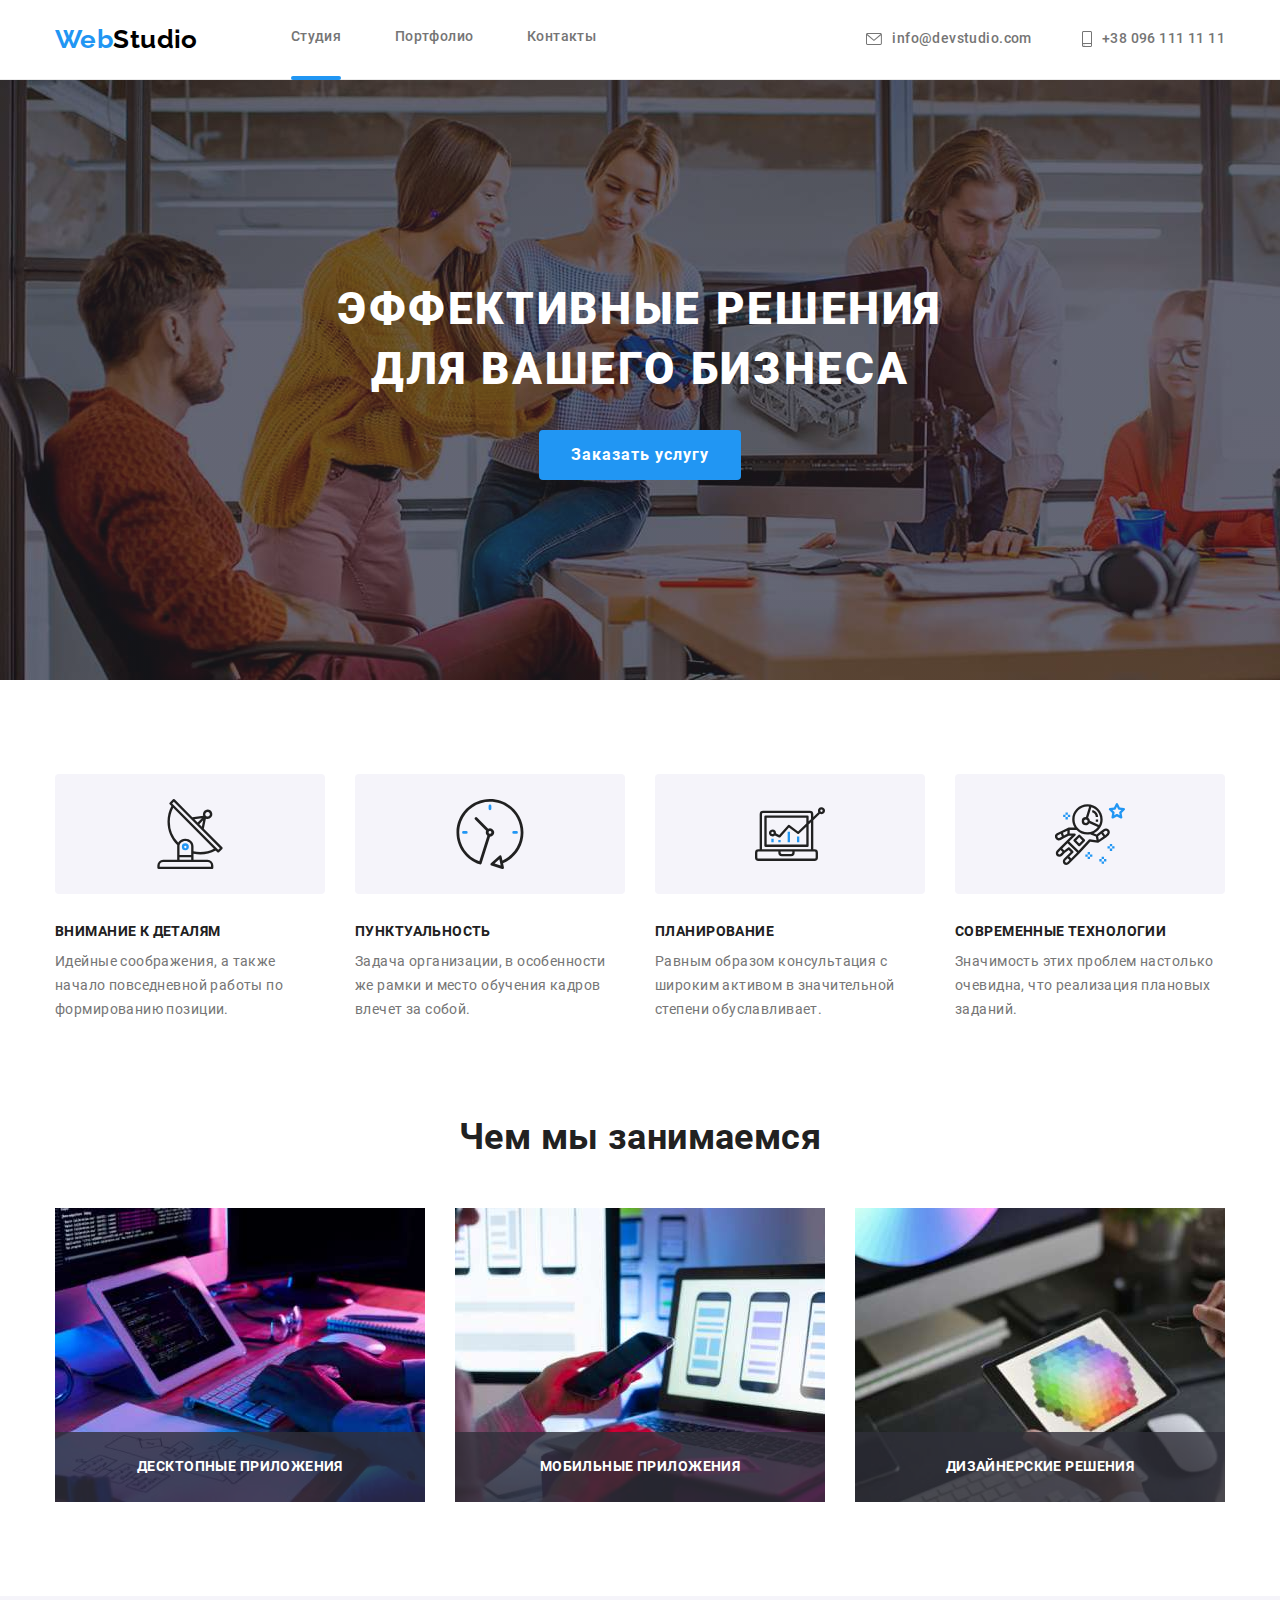
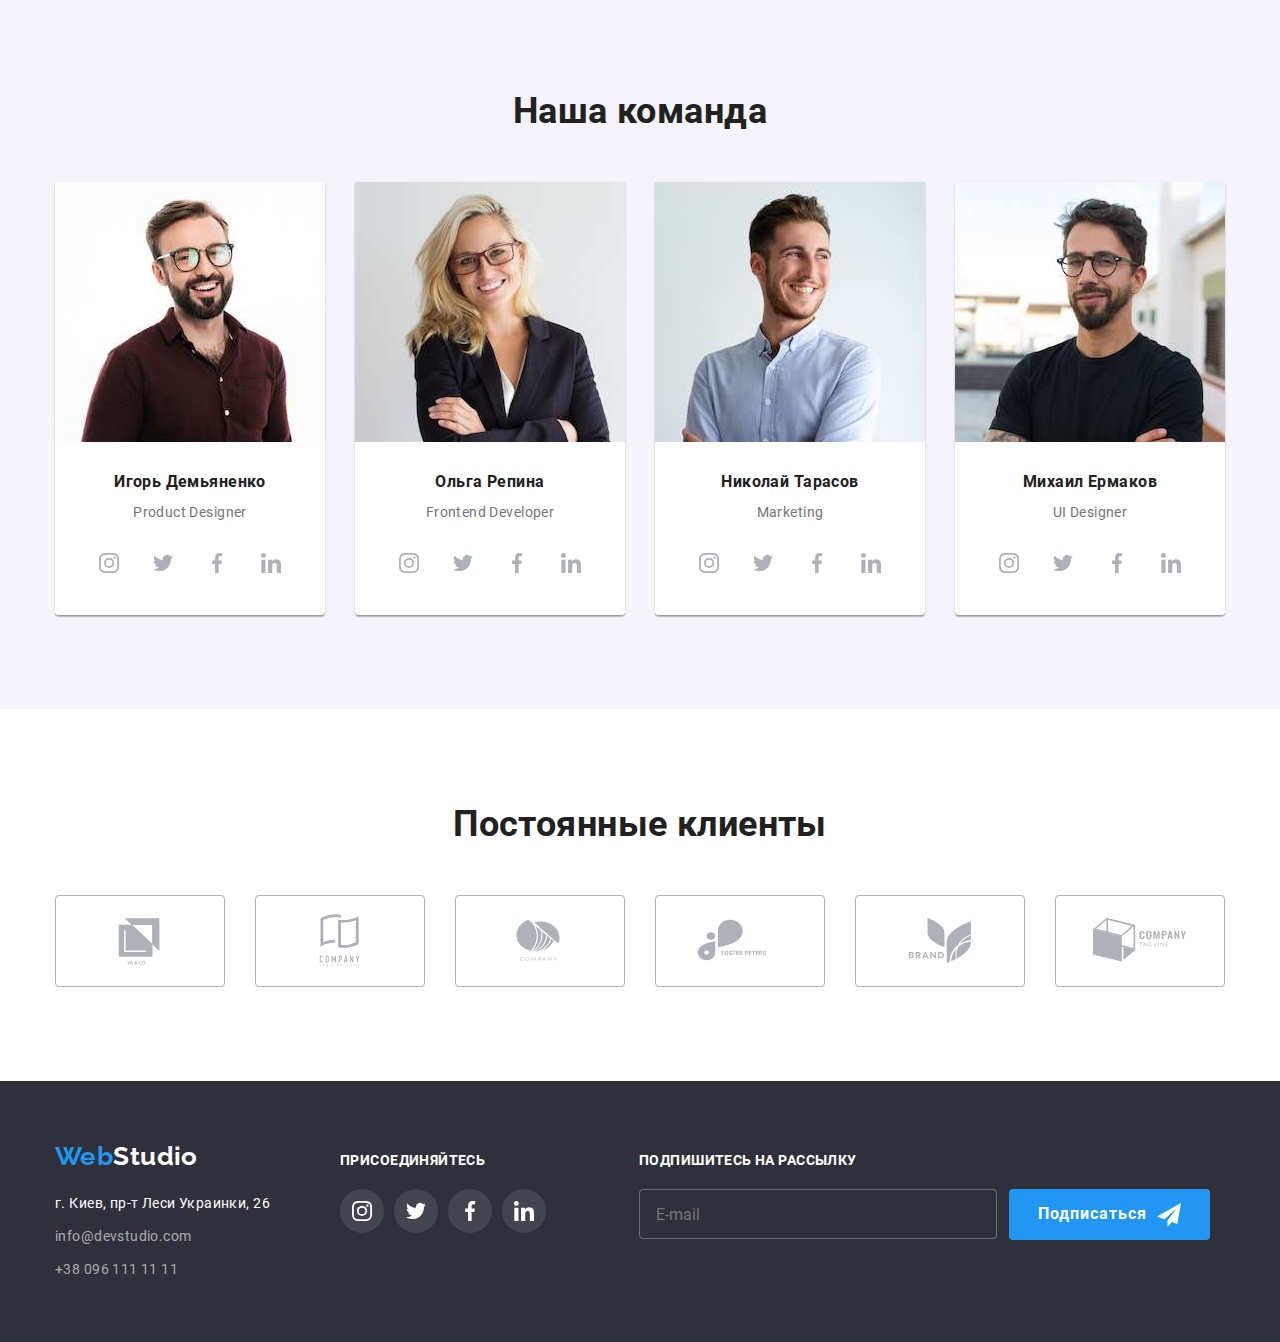
<file: index.html>
<!DOCTYPE html>
<html lang="ru">
  <head>
    <meta charset="UTF-8" />
    <meta http-equiv="X-UA-Compatible" content="IE=edge" />
    <meta name="viewport" content="width=device-width, initial-scale=1.0" />
    <title>WebStudio: студия веб-разработки</title>
    <link
      rel="stylesheet"
      href="https://cdnjs.cloudflare.com/ajax/libs/modern-normalize/1.0.0/modern-normalize.min.css"
    />
    <link rel="stylesheet" href="./css/main.min.css" />
  </head>
  <body>
    <header class="page-header">
      <div class="page-header__header">
        <nav class="page-header__navigation">
          <a href="index.html" class="logo"
            >Web<span class="logo__highlight">Studio</span></a
          >

          <ul class="site-nav">
            <li class="site-nav__menu-item">
              <a href="index.html" class="site-nav__anchor--active">Студия</a>
            </li>
            <li class="site-nav__menu-item">
              <a href="portfolio.html" class="site-nav__anchor">Портфолио</a>
            </li>
            <li class="site-nav__menu-item">
              <a href="" class="site-nav__anchor">Контакты</a>
            </li>
          </ul>
        </nav>
        <ul class="auth-nav">
          <li class="auth-nav__menu-item">
            <a href="mailto:info@devstudio.com" class="auth-nav__anchor">
              <svg class="auth-nav__button-icon" width="16" height="12">
                <use href="./images/icons.svg#icon-envelope" />
              </svg>
              info@devstudio.com</a
            >
          </li>
          <li class="auth-nav__menu-item">
            <a href="tel:+380961111111" class="auth-nav__anchor">
              <svg class="auth-nav__button-icon" width="10" height="16">
                <use href="./images/icons.svg#icon-smartphone" />
              </svg>
              +38 096 111 11 11</a
            >
          </li>
        </ul>
      </div>
    </header>

    <main>
      <!-- Hero section -->
      <section class="hero">
        <div class="hero__full-width">
          <h1 class="hero__main-header">
            Эффективные решения для вашего бизнеса
          </h1>
          <button type="button" class="modal-btn" data-modal-open>
            Заказать услугу
          </button>
        </div>
      </section>

      <!-- Our benefits section -->
      <section class="our-benefits">
        <div class="our-benefits__container">
          <h2 class="our-benefits__secondary-header">Наши преимущества</h2>
          <ul class="our-benefits__list">
            <li class="benefit-item">
              <div class="benefit-item__icon-container">
                <svg width="70" height="70">
                  <use href="./images/icons.svg#icon-antenna"></use>
                </svg>
              </div>
              <h3 class="benefit-item__caption">Внимание к деталям</h3>
              <p>
                Идейные соображения, а также начало повседневной работы по
                формированию позиции.
              </p>
            </li>
            <li class="benefit-item">
              <div class="benefit-item__icon-container">
                <svg width="70" height="70">
                  <use href="./images/icons.svg#icon-clock"></use>
                </svg>
              </div>
              <h3 class="benefit-item__caption">Пунктуальность</h3>
              <p>
                Задача организации, в особенности же рамки и место обучения
                кадров влечет за собой.
              </p>
            </li>
            <li class="benefit-item">
              <div class="benefit-item__icon-container">
                <svg width="70" height="70">
                  <use href="./images/icons.svg#icon-diagram"></use>
                </svg>
              </div>
              <h3 class="benefit-item__caption">Планирование</h3>
              <p>
                Равным образом консультация с широким активом в значительной
                степени обуславливает.
              </p>
            </li>
            <li class="benefit-item">
              <div class="benefit-item__icon-container">
                <svg width="70" height="70">
                  <use href="./images/icons.svg#icon-astronaut"></use>
                </svg>
              </div>
              <h3 class="benefit-item__caption">Современные технологии</h3>
              <p>
                Значимость этих проблем настолько очевидна, что реализация
                плановых заданий.
              </p>
            </li>
          </ul>
        </div>
      </section>

      <!-- What we do section -->
      <section class="our-expertise">
        <div class="our-expertise__container">
          <h2 class="our-expertise__secondary-header">Чем мы занимаемся</h2>
          <ul class="our-expertise__list">
            <li class="our-expertise-item">
              <div class="our-expertise-item__img-wrapper">
                <img
                  src="./images/close-up-image-programer-working-his-desk-office_1098-18707.jpg"
                  alt="Программирование"
                  width="370"
                />
                <p class="our-expertise-item__overlay">Десктопные приложения</p>
              </div>
            </li>
            <li class="our-expertise-item">
              <div class="our-expertise-item__img-wrapper">
                <img
                  src="./images/web-ui-designers-are-developing-application-smartphones-team-creators-is-working-interface-mobile-phones_8119-2713.jpg"
                  alt="UI дизайн"
                  width="370"
                />
                <p class="our-expertise-item__overlay">Мобильные приложения</p>
              </div>
            </li>
            <li class="our-expertise-item">
              <div class="our-expertise-item__img-wrapper">
                <img
                  src="./images/creative-artist-web-design-with-working-colour-selection-graphic-tablet_35674-1119.jpg"
                  alt="Веб-дизайн"
                  width="370"
                />
                <p class="our-expertise-item__overlay">Дизайнерские решения</p>
              </div>
            </li>
          </ul>
        </div>
      </section>

      <!-- Our team section -->
      <section class="our-team">
        <div class="our-team__container">
          <h2 class="our-team__secondary-header">Наша команда</h2>
          <ul class="our-team__list">
            <li class="our-team-card">
              <img
                src="./images/igor-demianenko-photo.jpg"
                alt="Дизайнер продукта"
                width="270"
              />
              <div class="person-caption">
                <h3 class="person-caption__name">Игорь Демьяненко</h3>
                <p class="person-caption__position">Product Designer</p>
                <ul class="social-media">
                  <li class="social-media__item">
                    <a href="#" class="social-media__icon">
                      <svg class="social-media__logo" width="20" height="20">
                        <use href="./images/icons.svg#icon-instagram" />
                      </svg>
                    </a>
                  </li>
                  <li class="social-media__item">
                    <a href="#" class="social-media__icon">
                      <svg class="social-media__logo" width="20" height="20">
                        <use href="./images/icons.svg#icon-twitter" />
                      </svg>
                    </a>
                  </li>
                  <li class="social-media__item">
                    <a href="#" class="social-media__icon">
                      <svg class="social-media__logo" width="20" height="20">
                        <use href="./images/icons.svg#icon-facebook" />
                      </svg>
                    </a>
                  </li>
                  <li class="social-media__item">
                    <a href="#" class="social-media__icon">
                      <svg class="social-media__logo" width="20" height="20">
                        <use href="./images/icons.svg#icon-linkedin" />
                      </svg>
                    </a>
                  </li>
                </ul>
              </div>
            </li>
            <li class="our-team-card">
              <img
                src="./images/olga-repina-photo.jpg"
                alt="Разработчик"
                width="270"
              />
              <div class="person-caption">
                <h3 class="person-caption__name">Ольга Репина</h3>
                <p class="person-caption__position">Frontend Developer</p>
                <ul class="social-media">
                  <li class="social-media__item">
                    <a href="#" class="social-media__icon">
                      <svg class="social-media__logo" width="20" height="20">
                        <use href="./images/icons.svg#icon-instagram" />
                      </svg>
                    </a>
                  </li>
                  <li class="social-media__item">
                    <a href="#" class="social-media__icon">
                      <svg class="social-media__logo" width="20" height="20">
                        <use href="./images/icons.svg#icon-twitter" />
                      </svg>
                    </a>
                  </li>
                  <li class="social-media__item">
                    <a href="#" class="social-media__icon">
                      <svg class="social-media__logo" width="20" height="20">
                        <use href="./images/icons.svg#icon-facebook" />
                      </svg>
                    </a>
                  </li>
                  <li class="social-media__item">
                    <a href="#" class="social-media__icon">
                      <svg class="social-media__logo" width="20" height="20">
                        <use href="./images/icons.svg#icon-linkedin" />
                      </svg>
                    </a>
                  </li>
                </ul>
              </div>
            </li>
            <li class="our-team-card">
              <img
                src="./images/nikolai-tarasov-photo.jpg"
                alt="Специалист по маркетингу"
                width="270"
              />
              <div class="person-caption">
                <h3 class="person-caption__name">Николай Тарасов</h3>
                <p class="person-caption__position">Marketing</p>
                <ul class="social-media">
                  <li class="social-media__item">
                    <a href="#" class="social-media__icon">
                      <svg class="social-media__logo" width="20" height="20">
                        <use href="./images/icons.svg#icon-instagram" />
                      </svg>
                    </a>
                  </li>
                  <li class="social-media__item">
                    <a href="#" class="social-media__icon">
                      <svg class="social-media__logo" width="20" height="20">
                        <use href="./images/icons.svg#icon-twitter" />
                      </svg>
                    </a>
                  </li>
                  <li class="social-media__item">
                    <a href="#" class="social-media__icon">
                      <svg class="social-media__logo" width="20" height="20">
                        <use href="./images/icons.svg#icon-facebook" />
                      </svg>
                    </a>
                  </li>
                  <li class="social-media__item">
                    <a href="#" class="social-media__icon">
                      <svg class="social-media__logo" width="20" height="20">
                        <use href="./images/icons.svg#icon-linkedin" />
                      </svg>
                    </a>
                  </li>
                </ul>
              </div>
            </li>
            <li class="our-team-card">
              <img
                src="./images/mikhail-ermakov-photo.jpg"
                alt="UI дизайнер"
                width="270"
              />
              <div class="person-caption">
                <h3 class="person-caption__name">Михаил Ермаков</h3>
                <p class="person-caption__position">UI Designer</p>
                <ul class="social-media">
                  <li class="social-media__item">
                    <a href="#" class="social-media__icon">
                      <svg class="social-media__logo" width="20" height="20">
                        <use href="./images/icons.svg#icon-instagram" />
                      </svg>
                    </a>
                  </li>
                  <li class="social-media__item">
                    <a href="#" class="social-media__icon">
                      <svg class="social-media__logo" width="20" height="20">
                        <use href="./images/icons.svg#icon-twitter" />
                      </svg>
                    </a>
                  </li>
                  <li class="social-media__item">
                    <a href="#" class="social-media__icon">
                      <svg class="social-media__logo" width="20" height="20">
                        <use href="./images/icons.svg#icon-facebook" />
                      </svg>
                    </a>
                  </li>
                  <li class="social-media__item">
                    <a href="#" class="social-media__icon">
                      <svg class="social-media__logo" width="20" height="20">
                        <use href="./images/icons.svg#icon-linkedin" />
                      </svg>
                    </a>
                  </li>
                </ul>
              </div>
            </li>
          </ul>
        </div>
      </section>

      <!-- Our loyal clients section -->
      <section class="our-clients">
        <div class="our-clients__container">
          <h2 class="our-clients__secondary-header">Постоянные клиенты</h2>
          <ul class="our-clients__list">
            <li class="client-block">
              <a href="#" class="client-block__anchor">
                <svg class="client-block__logo" width="106" height="60">
                  <use href="./images/icons.svg#icon-client-logo-1" />
                </svg>
              </a>
            </li>
            <li class="client-block">
              <a href="#" class="client-block__anchor">
                <svg class="client-block__logo" width="106" height="60">
                  <use href="./images/icons.svg#icon-client-logo-2" />
                </svg>
              </a>
            </li>
            <li class="client-block">
              <a href="#" class="client-block__anchor">
                <svg class="client-block__logo" width="106" height="60">
                  <use href="./images/icons.svg#icon-client-logo-3" />
                </svg>
              </a>
            </li>
            <li class="client-block">
              <a href="#" class="client-block__anchor">
                <svg class="client-block__logo" width="106" height="60">
                  <use href="./images/icons.svg#icon-client-logo-4" />
                </svg>
              </a>
            </li>
            <li class="client-block">
              <a href="#" class="client-block__anchor">
                <svg class="client-block__logo" width="106" height="60">
                  <use href="./images/icons.svg#icon-client-logo-5" />
                </svg>
              </a>
            </li>
            <li class="client-block">
              <a href="#" class="client-block__anchor">
                <svg class="client-block__logo" width="106" height="60">
                  <use href="./images/icons.svg#icon-client-logo-6" />
                </svg>
              </a>
            </li>
          </ul>
        </div>
      </section>
    </main>

    <footer class="footer">
      <div class="footer__container">
        <div>
          <p class="logo logo--footer">
            Web<span class="logo__highlight--white">Studio</span>
          </p>
          <address class="footer__address">
            <ul class="contacts">
              <li class="contacts__item">г. Киев, пр-т Леси Украинки, 26</li>
              <li class="contacts__item">
                <a href="mailto:info@devstudio.com" class="contacts__anchor"
                  >info@devstudio.com</a
                >
              </li>
              <li class="contacts__item">
                <a href="tel:+380961111111" class="contacts__anchor"
                  >+38 096 111 11 11</a
                >
              </li>
            </ul>
          </address>
        </div>
        <div class="footer__social-media">
          <h3 class="footer__caption">Присоединяйтесь</h3>
          <ul class="footer__social-media-icons">
            <li class="social-media-item">
              <a href="#" class="social-media-item__icon">
                <svg class="social-media-item__logo" width="20" height="20">
                  <use href="./images/icons.svg#icon-instagram" />
                </svg>
              </a>
            </li>
            <li class="social-media-item">
              <a href="#" class="social-media-item__icon">
                <svg class="social-media-item__logo" width="20" height="20">
                  <use href="./images/icons.svg#icon-twitter" />
                </svg>
              </a>
            </li>
            <li class="social-media-item">
              <a href="#" class="social-media-item__icon">
                <svg class="social-media-item__logo" width="20" height="20">
                  <use href="./images/icons.svg#icon-facebook" />
                </svg>
              </a>
            </li>
            <li class="social-media-item">
              <a href="#" class="social-media-item__icon">
                <svg class="social-media-item__logo" width="20" height="20">
                  <use href="./images/icons.svg#icon-linkedin" />
                </svg>
              </a>
            </li>
          </ul>
        </div>
        <div class="footer__subscription">
          <h3 class="footer__caption">Подпишитесь на рассылку</h3>
          <form action="#" class="subscription-form">
            <input
              type="email"
              class="subscription-form__email-input-field"
              placeholder="E-mail"
            />
            <button type="submit" class="button button--subscribe">
              Подписаться
              <svg class="button__icon-send" width="24" height="24">
                <use href="./images/icons.svg#icon-send" />
              </svg>
            </button>
          </form>
        </div>
      </div>
    </footer>
    <aside class="backdrop is-hidden" data-modal>
      <div class="backdrop__modal-window">
        <button class="close-btn" data-modal-close>
          <svg class="close-btn__icon" width="30" height="30">
            <use href="./images/icons.svg#icon-close" />
          </svg>
        </button>
        <h2 class="secondary-header--modal">
          Оставьте свои данные, мы вам перезвоним
        </h2>
        <form action="#" class="contact-form">
          <div class="field-group">
            <label for="name" class="field-group__label">Имя</label>
            <input
              type="text"
              class="field-group__field"
              name="name"
              id="name"
            />
            <svg class="field-group__icon" width="18" height="18">
              <use href="./images/icons.svg#icon-person-black" />
            </svg>
          </div>
          <div class="field-group">
            <label for="telephone" class="field-group__label">Телефон</label>
            <input
              type="tel"
              class="field-group__field"
              name="telephone"
              id="telephone"
            />
            <svg class="field-group__icon" width="18" height="18">
              <use href="./images/icons.svg#icon-phone-black" />
            </svg>
          </div>
          <div class="field-group">
            <label for="email" class="field-group__label">Почта</label>
            <input
              type="email"
              class="field-group__field"
              name="email"
              id="email"
            />
            <svg class="field-group__icon" width="18" height="18">
              <use href="./images/icons.svg#icon-email-black" />
            </svg>
          </div>
          <div class="field-group">
            <label for="comment" class="field-group__label">Комментарий</label>
            <textarea
              class="field-group__field field-group__field--textarea"
              name="comment"
              rows="5"
              placeholder="Введите текст"
              id="comment"
            ></textarea>
          </div>
          <div class="consent-block">
            <input
              type="checkbox"
              class="consent-block__checkbox"
              name="consent"
              id="consent"
            />
            <label for="consent" class="consent-block__label"
              ><svg
                class="consent-block__checkbox-icon--default"
                width="16"
                height="15"
              >
                <use href="./images/icons.svg#icon-checkbox-default" />
              </svg>
              <svg
                class="consent-block__checkbox-icon--checked"
                width="16"
                height="15"
              >
                <use href="./images/icons.svg#icon-checkbox-checked" />
              </svg>
              <span class="consent-block__text">
                Соглашаюсь с рассылкой и принимаю
                <a href="#" class="consent-block__anchor">Условия договора</a>
              </span>
            </label>
          </div>
          <button type="submit" class="button button--modal modal-btn">
            Отправить
          </button>
        </form>
      </div>
    </aside>
    <script src="./js/modal.js"></script>
  </body>
</html>
</file>
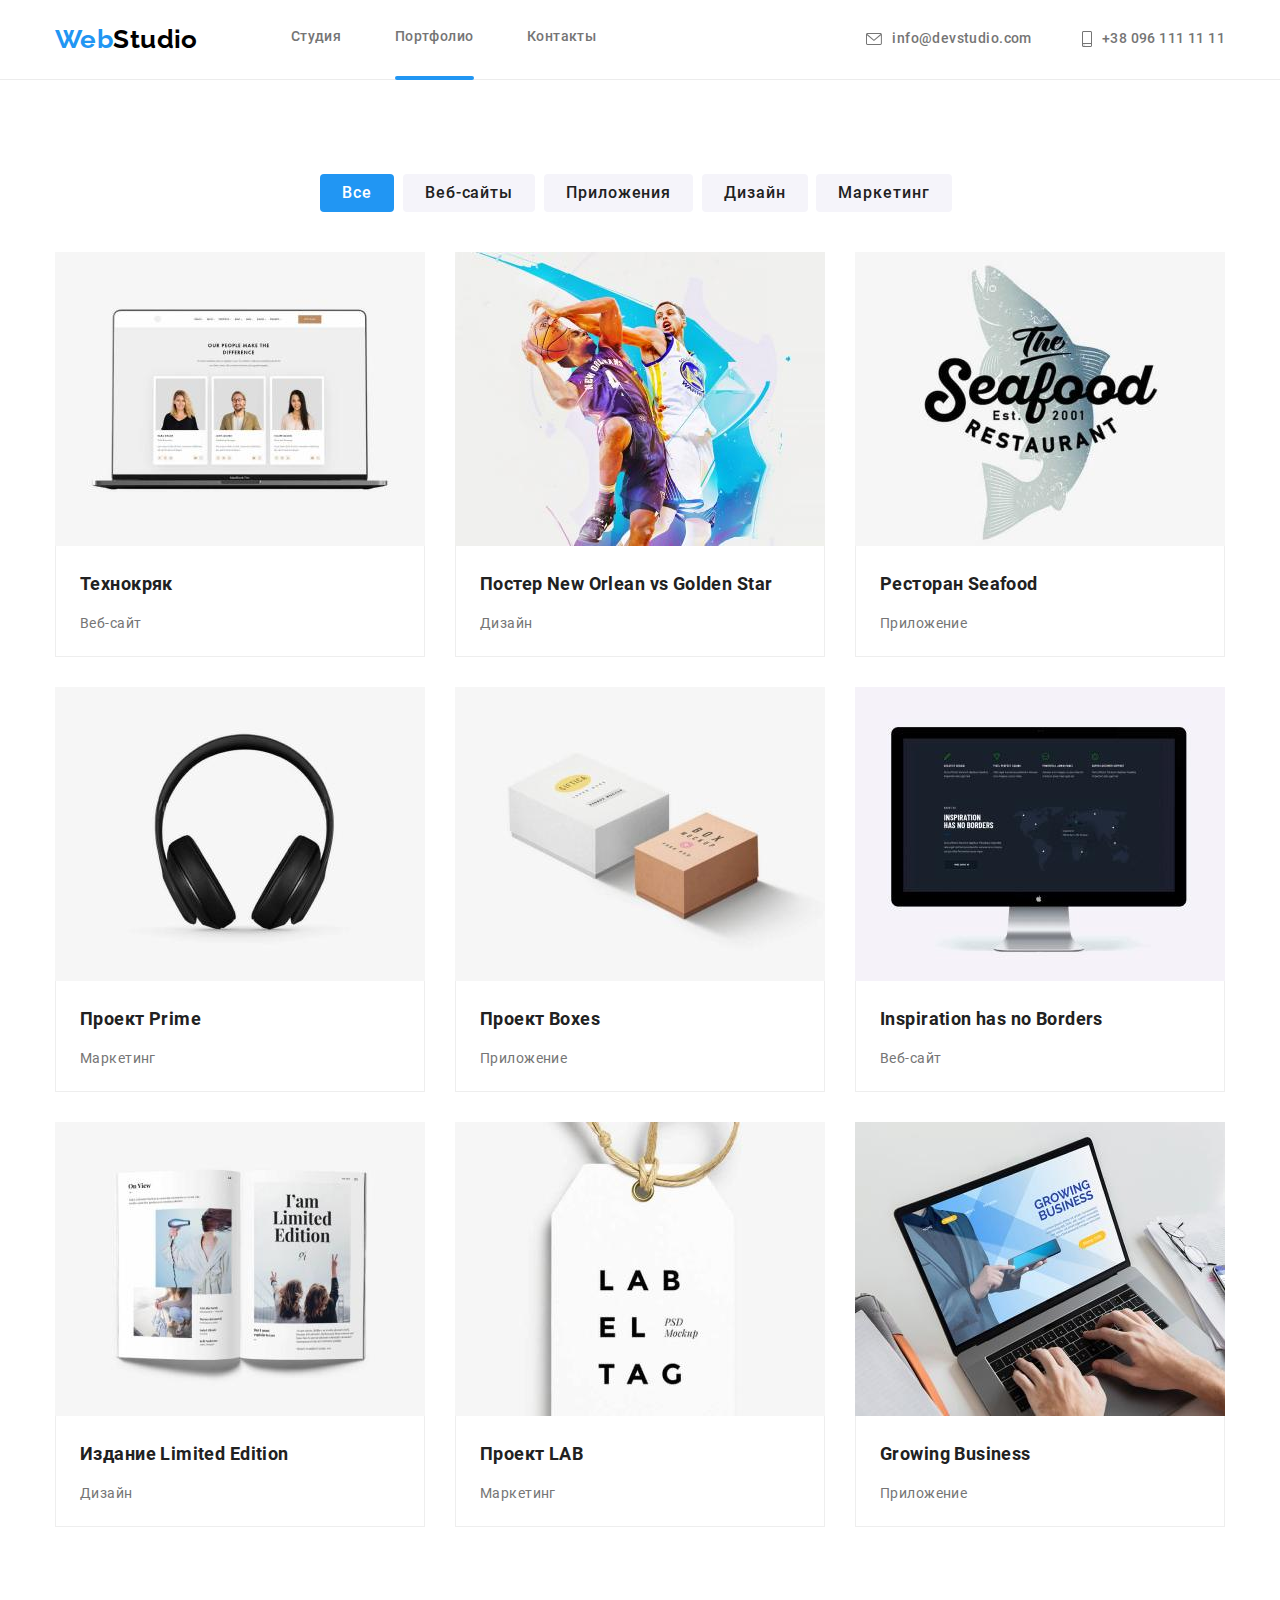
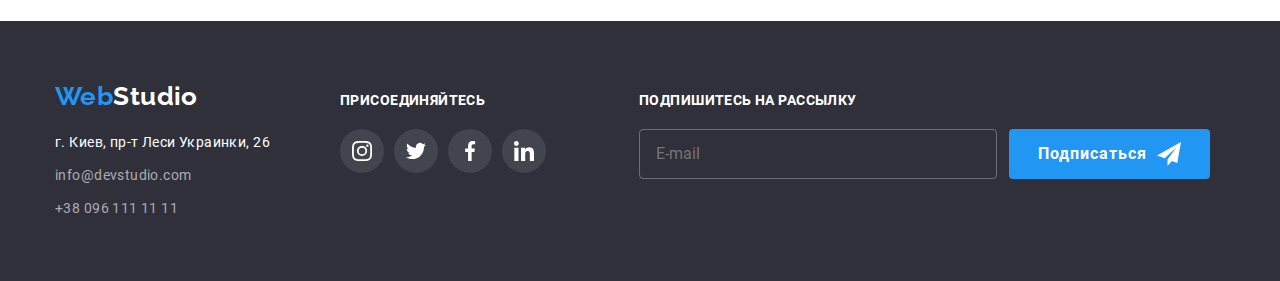
<file: portfolio.html>
<!DOCTYPE html>
<html lang="ru">
  <head>
    <meta charset="UTF-8" />
    <meta http-equiv="X-UA-Compatible" content="IE=edge" />
    <meta name="viewport" content="width=device-width, initial-scale=1.0" />
    <title>WebStudio: студия веб-разработки</title>
    <link
      rel="stylesheet"
      href="https://cdnjs.cloudflare.com/ajax/libs/modern-normalize/1.0.0/modern-normalize.min.css"
    />
    <link rel="stylesheet" href="./css/main.min.css" />
  </head>
  <body>
    <header class="page-header">
      <div class="page-header__header">
        <nav class="page-header__navigation">
          <a href="index.html" class="logo"
            >Web<span class="logo__highlight">Studio</span></a
          >

          <ul class="site-nav">
            <li class="site-nav__menu-item">
              <a href="index.html" class="site-nav__anchor">Студия</a>
            </li>
            <li class="site-nav__menu-item">
              <a href="portfolio.html" class="site-nav__anchor--active"
                >Портфолио</a
              >
            </li>
            <li class="site-nav__menu-item">
              <a href="" class="site-nav__anchor">Контакты</a>
            </li>
          </ul>
        </nav>
        <ul class="auth-nav">
          <li class="auth-nav__menu-item">
            <a href="mailto:info@devstudio.com" class="auth-nav__anchor">
              <svg class="auth-nav__button-icon" width="16" height="12">
                <use href="./images/icons.svg#icon-envelope" />
              </svg>
              info@devstudio.com</a
            >
          </li>
          <li class="auth-nav__menu-item">
            <a href="tel:+380961111111" class="auth-nav__anchor">
              <svg class="auth-nav__button-icon" width="10" height="16">
                <use href="./images/icons.svg#icon-smartphone" />
              </svg>
              +38 096 111 11 11</a
            >
          </li>
        </ul>
      </div>
    </header>

    <main>
      <!--Portfolio section-->
      <section class="portfolio">
        <div class="portfolio__container">
          <h1 class="portfolio__main-header">Our Projects Portfolio</h1>
          <ul class="filters-list">
            <li class="filters-list__item">
              <button
                type="button"
                class="button button--filter button--filter-active"
              >
                Все
              </button>
            </li>
            <li class="filters-list__item">
              <button type="button" class="button button--filter">
                Веб-сайты
              </button>
            </li>
            <li class="filters-list__item">
              <button type="button" class="button button--filter">
                Приложения
              </button>
            </li>
            <li class="filters-list__item">
              <button type="button" class="button button--filter">
                Дизайн
              </button>
            </li>
            <li class="filters-list__item">
              <button type="button" class="button button--filter">
                Маркетинг
              </button>
            </li>
          </ul>
          <ul class="project-thumbnails">
            <li class="project-thumbnails__item">
              <a href="" class="thumbnail-link">
                <div class="thumbnail-link__wrapper">
                  <img
                    src="./images/technokryak.jpg"
                    alt="Сайт Технокряк"
                    width="370"
                  />
                  <p class="thumbnail-link__overlay">
                    Технокряк это современная площадка распространения
                    коронавируса. Компании используют эту платформу для
                    цифрового шпионажа и атак на защищённые сервера конкурентов.
                  </p>
                </div>
                <div class="thumbnail-link__project-caption">
                  <h2 class="thumbnail-link__project-name">Технокряк</h2>
                  <p>Веб-сайт</p>
                </div>
              </a>
            </li>
            <li class="project-thumbnails__item">
              <a href="" class="thumbnail-link">
                <div class="thumbnail-link__wrapper">
                  <img
                    src="./images/poster.jpg"
                    alt="Постер баскетбольного матча"
                    width="370"
                  />
                  <p class="thumbnail-link__overlay">
                    Lorem ipsum dolor sit amet, consectetur adipiscing elit, sed
                    do eiusmod tempor incididunt ut labore et dolore magna
                    aliqua.
                  </p>
                </div>
                <div class="thumbnail-link__project-caption">
                  <h2 class="thumbnail-link__project-name">
                    Постер New Orlean vs Golden Star
                  </h2>
                  <p>Дизайн</p>
                </div>
              </a>
            </li>
            <li class="project-thumbnails__item">
              <a href="" class="thumbnail-link">
                <div class="thumbnail-link__wrapper">
                  <img
                    src="./images/seafood.jpg"
                    alt="Ресторан Seafood"
                    width="370"
                  />
                  <p class="thumbnail-link__overlay">
                    Lorem ipsum dolor sit amet, consectetur adipiscing elit, sed
                    do eiusmod tempor incididunt ut labore et dolore magna
                    aliqua.
                  </p>
                </div>
                <div class="thumbnail-link__project-caption">
                  <h2 class="thumbnail-link__project-name">Ресторан Seafood</h2>
                  <p>Приложение</p>
                </div>
              </a>
            </li>
            <li class="project-thumbnails__item">
              <a href="" class="thumbnail-link">
                <div class="thumbnail-link__wrapper">
                  <img
                    src="./images/prime.jpg"
                    alt="Проект Prime"
                    width="370"
                  />
                  <p class="thumbnail-link__overlay">
                    Lorem ipsum dolor sit amet, consectetur adipiscing elit, sed
                    do eiusmod tempor incididunt ut labore et dolore magna
                    aliqua.
                  </p>
                </div>
                <div class="thumbnail-link__project-caption">
                  <h2 class="thumbnail-link__project-name">Проект Prime</h2>
                  <p>Маркетинг</p>
                </div>
              </a>
            </li>
            <li class="project-thumbnails__item">
              <a href="" class="thumbnail-link">
                <div class="thumbnail-link__wrapper">
                  <img
                    src="./images/boxes.jpg"
                    alt="Проект Boxes"
                    width="370"
                  />
                  <p class="thumbnail-link__overlay">
                    Lorem ipsum dolor sit amet, consectetur adipiscing elit, sed
                    do eiusmod tempor incididunt ut labore et dolore magna
                    aliqua.
                  </p>
                </div>
                <div class="thumbnail-link__project-caption">
                  <h2 class="thumbnail-link__project-name">Проект Boxes</h2>
                  <p>Приложение</p>
                </div>
              </a>
            </li>
            <li class="project-thumbnails__item">
              <a href="" class="thumbnail-link">
                <div class="thumbnail-link__wrapper">
                  <img
                    src="./images/inspiration.jpg"
                    alt="Веб-сайт Inspiration"
                    width="370"
                  />
                  <p class="thumbnail-link__overlay">
                    Lorem ipsum dolor sit amet, consectetur adipiscing elit, sed
                    do eiusmod tempor incididunt ut labore et dolore magna
                    aliqua.
                  </p>
                </div>
                <div class="thumbnail-link__project-caption">
                  <h2 class="thumbnail-link__project-name">
                    Inspiration has no Borders
                  </h2>
                  <p>Веб-сайт</p>
                </div>
              </a>
            </li>
            <li class="project-thumbnails__item">
              <a href="" class="thumbnail-link">
                <div class="thumbnail-link__wrapper">
                  <img
                    src="./images/ltd-edition.jpg"
                    alt="Издание Limited Edition"
                    width="370"
                  />
                  <p class="thumbnail-link__overlay">
                    Lorem ipsum dolor sit amet, consectetur adipiscing elit, sed
                    do eiusmod tempor incididunt ut labore et dolore magna
                    aliqua.
                  </p>
                </div>
                <div class="thumbnail-link__project-caption">
                  <h2 class="thumbnail-link__project-name">
                    Издание Limited Edition
                  </h2>
                  <p>Дизайн</p>
                </div>
              </a>
            </li>
            <li class="project-thumbnails__item">
              <a href="" class="thumbnail-link">
                <div class="thumbnail-link__wrapper">
                  <img src="./images/lab.jpg" alt="Проект LAB" width="370" />
                  <p class="thumbnail-link__overlay">
                    Lorem ipsum dolor sit amet, consectetur adipiscing elit, sed
                    do eiusmod tempor incididunt ut labore et dolore magna
                    aliqua.
                  </p>
                </div>
                <div class="thumbnail-link__project-caption">
                  <h2 class="thumbnail-link__project-name">Проект LAB</h2>
                  <p>Маркетинг</p>
                </div>
              </a>
            </li>
            <li class="project-thumbnails__item">
              <a href="" class="thumbnail-link">
                <div class="thumbnail-link__wrapper">
                  <img
                    src="./images/growing-business.jpg"
                    alt="Приложение Growing Business"
                    width="370"
                  />
                  <p class="thumbnail-link__overlay">
                    Lorem ipsum dolor sit amet, consectetur adipiscing elit, sed
                    do eiusmod tempor incididunt ut labore et dolore magna
                    aliqua.
                  </p>
                </div>
                <div class="thumbnail-link__project-caption">
                  <h2 class="thumbnail-link__project-name">Growing Business</h2>
                  <p>Приложение</p>
                </div>
              </a>
            </li>
          </ul>
        </div>
      </section>
    </main>

    <footer class="footer">
      <div class="footer__container">
        <div>
          <p class="logo logo--footer">
            Web<span class="logo__highlight--white">Studio</span>
          </p>
          <address class="footer__address">
            <ul class="contacts">
              <li class="contacts__item">г. Киев, пр-т Леси Украинки, 26</li>
              <li class="contacts__item">
                <a href="mailto:info@devstudio.com" class="contacts__anchor"
                  >info@devstudio.com</a
                >
              </li>
              <li class="contacts__item">
                <a href="tel:+380961111111" class="contacts__anchor"
                  >+38 096 111 11 11</a
                >
              </li>
            </ul>
          </address>
        </div>
        <div class="footer__social-media">
          <h3 class="footer__caption">Присоединяйтесь</h3>
          <ul class="footer__social-media-icons">
            <li class="social-media-item">
              <a href="#" class="social-media-item__icon">
                <svg class="social-media-item__logo" width="20" height="20">
                  <use href="./images/icons.svg#icon-instagram" />
                </svg>
              </a>
            </li>
            <li class="social-media-item">
              <a href="#" class="social-media-item__icon">
                <svg class="social-media-item__logo" width="20" height="20">
                  <use href="./images/icons.svg#icon-twitter" />
                </svg>
              </a>
            </li>
            <li class="social-media-item">
              <a href="#" class="social-media-item__icon">
                <svg class="social-media-item__logo" width="20" height="20">
                  <use href="./images/icons.svg#icon-facebook" />
                </svg>
              </a>
            </li>
            <li class="social-media-item">
              <a href="#" class="social-media-item__icon">
                <svg class="social-media-item__logo" width="20" height="20">
                  <use href="./images/icons.svg#icon-linkedin" />
                </svg>
              </a>
            </li>
          </ul>
        </div>
        <div class="footer__subscription">
          <h3 class="footer__caption">Подпишитесь на рассылку</h3>
          <form action="#" class="subscription-form">
            <input
              type="email"
              class="subscription-form__email-input-field"
              placeholder="E-mail"
            />
            <button type="submit" class="button button--subscribe">
              Подписаться
              <svg class="button__icon-send" width="24" height="24">
                <use href="./images/icons.svg#icon-send" />
              </svg>
            </button>
          </form>
        </div>
      </div>
    </footer>
  </body>
</html>
</file>
<file: css/main.min.css>
:root{--brand-color: #2196f3;--brand-color-hover: #188ce8;--main-color: #757575;--header-color: #212121;--white: #ffffff;--black: #000000;--background-dark: #2f303a;--light-grey: #f5f4fa;--icon-grey: #afb1b8}@font-face{font-family:"Roboto";font-style:normal;font-weight:400;src:url("../fonts/roboto-v27-latin_cyrillic-regular.eot");src:local(""),url("../fonts/roboto-v27-latin_cyrillic-regular.eot?#iefix") format("embedded-opentype"),url("../fonts/roboto-v27-latin_cyrillic-regular.woff2") format("woff2"),url("../fonts/roboto-v27-latin_cyrillic-regular.woff") format("woff"),url("../fonts/roboto-v27-latin_cyrillic-regular.ttf") format("truetype"),url("../fonts/roboto-v27-latin_cyrillic-regular.svg#Roboto") format("svg")}@font-face{font-family:"Roboto";font-style:normal;font-weight:500;src:url("../fonts/roboto-v27-latin_cyrillic-500.eot");src:local(""),url("../fonts/roboto-v27-latin_cyrillic-500.eot?#iefix") format("embedded-opentype"),url("../fonts/roboto-v27-latin_cyrillic-500.woff2") format("woff2"),url("../fonts/roboto-v27-latin_cyrillic-500.woff") format("woff"),url("../fonts/roboto-v27-latin_cyrillic-500.ttf") format("truetype"),url("../fonts/roboto-v27-latin_cyrillic-500.svg#Roboto") format("svg")}@font-face{font-family:"Roboto";font-style:normal;font-weight:700;src:url("../fonts/roboto-v27-latin_cyrillic-700.eot");src:local(""),url("../fonts/roboto-v27-latin_cyrillic-700.eot?#iefix") format("embedded-opentype"),url("../fonts/roboto-v27-latin_cyrillic-700.woff2") format("woff2"),url("../fonts/roboto-v27-latin_cyrillic-700.woff") format("woff"),url("../fonts/roboto-v27-latin_cyrillic-700.ttf") format("truetype"),url("../fonts/roboto-v27-latin_cyrillic-700.svg#Roboto") format("svg")}@font-face{font-family:"Roboto";font-style:normal;font-weight:900;src:url("../fonts/roboto-v27-latin_cyrillic-900.eot");src:local(""),url("../fonts/roboto-v27-latin_cyrillic-900.eot?#iefix") format("embedded-opentype"),url("../fonts/roboto-v27-latin_cyrillic-900.woff2") format("woff2"),url("../fonts/roboto-v27-latin_cyrillic-900.woff") format("woff"),url("../fonts/roboto-v27-latin_cyrillic-900.ttf") format("truetype"),url("../fonts/roboto-v27-latin_cyrillic-900.svg#Roboto") format("svg")}@font-face{font-family:"Raleway";font-style:normal;font-weight:700;src:url("../fonts/raleway-v19-latin_cyrillic-700.eot");src:local(""),url("../fonts/raleway-v19-latin_cyrillic-700.eot?#iefix") format("embedded-opentype"),url("../fonts/raleway-v19-latin_cyrillic-700.woff2") format("woff2"),url("../fonts/raleway-v19-latin_cyrillic-700.woff") format("woff"),url("../fonts/raleway-v19-latin_cyrillic-700.ttf") format("truetype"),url("../fonts/raleway-v19-latin_cyrillic-700.svg#Raleway") format("svg")}body{font-family:"Roboto","Arial",sans-serif;background-color:var(--white);color:var(--main-color);font-size:14px;line-height:1.71;letter-spacing:0.03em}h1,h2,h3,p,ul{margin-top:0;margin-bottom:0}ul{padding-left:0}img{display:block}.list,.site-nav,.auth-nav,.our-benefits__list,.our-expertise__list,.our-team__list,.social-media,.our-clients__list,.filters-list,.project-thumbnails,.footer__social-media-icons,.contacts{list-style:none}.section,.hero,.our-benefits,.our-expertise,.our-team,.our-clients,.portfolio{padding-top:94px;padding-bottom:94px}.visually-hidden,.our-benefits__secondary-header,.portfolio__main-header{display:none}.is-hidden{visibility:hidden;opacity:0;pointer-events:none;transition:opacity 250ms, visibility 250ms}.site-nav,.filter-button{display:inline-block}.container,.page-header__header,.our-benefits__container,.our-expertise__container,.our-team__container,.our-clients__container,.portfolio__container,.footer__container{width:1200px;padding-left:15px;padding-right:15px;margin:0 auto;display:flex}.secondary-header,.our-benefits__secondary-header,.our-expertise__secondary-header,.our-team__secondary-header,.our-clients__secondary-header{color:var(--header-color);font-weight:bold;font-size:36px;line-height:1.17;text-align:center;margin-bottom:50px}.secondary-header--modal{font-size:20px;margin-bottom:12px}.anchor,.site-nav__anchor,.site-nav__anchor--active,.auth-nav__anchor,.client-block__anchor{color:var(--main-color);text-decoration:none;transition:color 250ms cubic-bezier(0.4, 0, 0.2, 1)}.anchor:hover,.site-nav__anchor:hover,.site-nav__anchor--active:hover,.auth-nav__anchor:hover,.client-block__anchor:hover,.anchor:focus,.site-nav__anchor:focus,.site-nav__anchor--active:focus,.auth-nav__anchor:focus,.client-block__anchor:focus,.anchor.active,.active.site-nav__anchor,.active.site-nav__anchor--active,.active.auth-nav__anchor,.active.client-block__anchor{color:var(--brand-color)}.button,.modal-btn{font-family:inherit;font-weight:bold;font-size:16px;line-height:1.9;text-align:center;letter-spacing:0.06em;background-color:var(--brand-color);color:var(--white);border:none;border-radius:4px;cursor:pointer;transition:background-color 250ms cubic-bezier(0.4, 0, 0.2, 1)}.button:hover,.modal-btn:hover,.button:focus,.modal-btn:focus{background-color:var(--brand-color-hover)}.button__icon-send{margin-left:10px}.button--subscribe{display:flex;padding:10px 29px;align-items:center;margin-left:12px}.button--modal{align-self:center}.button--filter{font-weight:500;line-height:1.6;background-color:#f5f4fa;color:var(--header-color);padding:6px 22px;margin-right:8px;transition:background-color 250ms cubic-bezier(0.4, 0, 0.2, 1),color 250ms cubic-bezier(0.4, 0, 0.2, 1),box-shadow 250ms cubic-bezier(0.4, 0, 0.2, 1)}.button--filter:hover,.button--filter:focus{background-color:var(--brand-color-hover);color:var(--white);box-shadow:0px 3px 1px rgba(0,0,0,0.1),0px 1px 2px rgba(0,0,0,0.08),0px 2px 2px rgba(0,0,0,0.12)}.button--filter-active{background-color:var(--brand-color);color:var(--white)}.modal-btn{margin-top:30px;padding:10px 32px;transition:box-shadow 250ms cubic-bezier(0.4, 0, 0.2, 1),background-color 250ms cubic-bezier(0.4, 0, 0.2, 1)}.modal-btn:hover,.modal-btn:focus{box-shadow:0px 4px 4px rgba(0,0,0,0.15)}.caption,.benefit-item__caption,.person-caption__name,.thumbnail-link__project-name,.footer__caption{color:var(--header-color);font-size:14px;line-height:1.14;margin-bottom:10px}.list-item,.benefit-item,.filters-list__item{display:inline-block}.icon,.social-media__icon,.social-media-item__icon{color:var(--icon-grey);height:20px}.social-icon,.social-media__icon,.social-media-item__icon{display:flex;justify-content:center;align-items:center;width:44px;height:44px;border-radius:50%;transition:background-color 250ms cubic-bezier(0.4, 0, 0.2, 1),color 250ms cubic-bezier(0.4, 0, 0.2, 1)}.logo{font-family:"Raleway";font-size:26px;text-decoration:none;line-height:1.17;color:var(--brand-color)}.logo__highlight{color:var(--black)}.logo__highlight--white{color:var(--white)}.logo--footer{padding-bottom:20px}.page-header{border-bottom:1px solid #ececec;padding:24px 0 25px}.page-header__header{align-items:center;justify-content:space-between}.page-header__navigation{display:flex;align-items:center}.site-nav{margin-left:93px}.site-nav__menu-item{margin-right:50px;display:inline-block;font-weight:500}.site-nav__anchor--active::after{content:"";width:100%;height:4px;background-color:var(--brand-color);display:block;border-radius:2px;transform:translateY(27px)}.auth-nav{display:flex}.auth-nav__menu-item{display:inline-block;font-weight:500;margin-left:50px}.auth-nav__anchor{display:flex;align-items:center}.auth-nav__button-icon{fill:currentColor;margin-right:10px}.hero{background-color:#c4c4c4;background-image:linear-gradient(rgba(47,48,58,0.4), rgba(47,48,58,0.4)),url("../images/hero-image.jpg");max-width:1600px;padding:0;margin:0 auto}.hero__full-width{display:flex;flex-direction:column;justify-content:center;align-items:center;min-height:600px}.hero__main-header{color:var(--white);font-weight:900;font-size:44px;line-height:1.36;text-align:center;letter-spacing:0.06em;text-transform:uppercase;max-width:696px}.our-benefits{padding-bottom:0}.our-benefits__list{display:flex}.benefit-item:not(:last-child){margin-right:30px}.benefit-item__icon-container{display:flex;justify-content:center;align-items:center;background-color:var(--light-grey);width:270px;height:120px;margin-bottom:30px;border-radius:4px}.benefit-item__caption{text-transform:uppercase}.our-expertise__container{flex-direction:column;align-items:center}.our-expertise__list{display:flex}.our-expertise-item:not(:last-child){margin-right:30px}.our-expertise-item__img-wrapper{position:relative;overflow:hidden}.our-expertise-item__overlay{position:absolute;display:flex;justify-content:center;align-items:center;overflow:auto;bottom:0;width:100%;height:70px;color:var(--white);background-color:rgba(47,48,58,0.8);font-size:14px;line-height:1.14;font-weight:bold;text-transform:uppercase}.our-team{background-color:var(--light-grey)}.our-team__container{flex-direction:column;align-items:center}.our-team__list{display:flex}.our-team-card{box-shadow:0px 1px 3px rgba(0,0,0,0.12),0px 1px 1px rgba(0,0,0,0.14),0px 2px 1px rgba(0,0,0,0.2);border-radius:0px 0px 4px 4px}.our-team-card:not(:last-child){margin-right:30px}.person-caption{display:flex;flex-direction:column;align-items:center;padding:30px 0;background-color:var(--white);border-radius:0px 0px 4px 4px}.person-caption__name{font-size:16px;line-height:1.19}.person-caption__position{margin-bottom:16px}.social-media{display:flex}.social-media__item:not(:last-child){margin-right:10px}.social-media__icon:hover,.social-media__icon:focus{background-color:var(--brand-color);color:var(--white)}.social-media__logo{fill:currentColor}.our-clients__container{flex-direction:column}.our-clients__list{display:flex;justify-content:center}.client-block{width:170px;height:92px}.client-block:not(:last-child){margin-right:30px}.client-block__anchor{border:1px solid #afb1b8;border-radius:4px;transition:color 250ms cubic-bezier(0.4, 0, 0.2, 1);display:flex;justify-content:center;align-items:center;height:100%}.client-block__anchor:hover,.client-block__anchor:focus{color:var(--brand-color);border:1px solid var(--brand-color)}.client-block__anchor:hover .client-block__logo,.client-block__anchor:focus .client-block__logo{fill:var(--brand-color)}.client-block__logo{fill:var(--icon-grey);transition:fill 250ms cubic-bezier(0.4, 0, 0.2, 1)}.portfolio__container{flex-direction:column;align-items:center}.filters-list{font-size:0}.project-thumbnails{display:flex;flex-wrap:wrap;padding-top:40px}.project-thumbnails__item:not(:nth-child(3n)){margin-right:30px}.project-thumbnails__item:not(:nth-last-child(-n+3)){margin-bottom:30px}.thumbnail-link{text-decoration:none;color:var(--main-color);display:block;transition:box-shadow 250ms cubic-bezier(0.4, 0, 0.2, 1)}.thumbnail-link:hover,.thumbnail-link:focus{box-shadow:0px 1px 1px rgba(0,0,0,0.12),0px 4px 4px rgba(0,0,0,0.06),1px 4px 6px rgba(0,0,0,0.16)}.thumbnail-link:hover .thumbnail-link__overlay,.thumbnail-link:focus .thumbnail-link__overlay{transform:translateY(0)}.thumbnail-link__wrapper{position:relative;overflow:hidden}.thumbnail-link__overlay{position:absolute;overflow:auto;top:0;left:0;width:100%;height:100%;padding:63px 24px;color:var(--white);background-color:rgba(33,150,243,0.9);font-size:18px;line-height:1.56;transform:translateY(101%);transition:transform 250ms cubic-bezier(0.4, 0, 0.2, 1)}.thumbnail-link__project-caption{display:flex;flex-direction:column;border:1px solid #eeeeee;border-top:none;padding:20px 24px}.thumbnail-link__project-name{font-size:18px;line-height:2}.footer{background-color:var(--background-dark)}.footer__container{padding:60px 15px}.footer__address{font-style:normal;color:var(--white)}.footer__social-media{margin-left:70px}.footer__caption{color:var(--white);text-transform:uppercase;padding-top:12px;margin-bottom:20px}.footer__social-media-icons{display:flex}.footer__subscription{display:flex;flex-direction:column;margin-left:93px}.contacts__item{display:block}.contacts__item:not(:last-child){padding-bottom:9px}.contacts__anchor{color:#acacb0;text-decoration:none}.contacts__anchor:hover,.contacts__anchor:focus{color:var(--white)}.social-media-item:not(:last-child){margin-right:10px}.social-media-item__icon{background-color:#43444d;color:var(--white)}.social-media-item__icon:hover,.social-media-item__icon:focus{background-color:var(--brand-color);color:var(--white)}.social-media-item__logo{fill:currentColor}.subscription-form{display:flex}.subscription-form__email-input-field{width:358px;height:50px;background-color:transparent;color:rgba(255,255,255,0.6);font-size:16px;border:1px solid rgba(255,255,255,0.3);border-radius:4px;padding-left:16px;transition:color 250ms cubic-bezier(0.4, 0, 0.2, 1),border-color 250ms cubic-bezier(0.4, 0, 0.2, 1)}.subscription-form__email-input-field:hover,.subscription-form__email-input-field:focus{color:var(--white);border-color:var(--white)}.backdrop{position:fixed;top:0;left:0;width:100vw;height:100vh;background-color:rgba(0,0,0,0.2);opacity:1;transition:opacity 250ms, visibility 250ms}.backdrop__modal-window{position:absolute;display:block;top:50%;left:50%;transform:translateX(-50%) translateY(-50%) scale(1);width:528px;padding:40px;border-radius:4px;background-color:#fff;transition:opacity 250ms ease-in-out, transform 250ms ease-in-out}.is-hidden .backdrop__modal-window{transform:translateX(-50%) translateY(-50%) scale(0.5);opacity:0}.close-btn{position:absolute;right:8px;top:8px;width:30px;height:30px;padding:0;border:0;background-color:var(--white)}.close-btn__icon{width:30px;height:30px;color:var(--black);transition:color 250ms cubic-bezier(0.4, 0, 0.2, 1);cursor:pointer}.close-btn:hover .close-btn__icon,.close-btn:focus .close-btn__icon{color:var(--brand-color)}.contact-form{display:flex;flex-direction:column}.field-group{position:relative;margin-bottom:10px}.field-group__label{font-size:12px;margin-bottom:4px}.field-group__field{width:100%;height:40px;padding-left:42px;font-size:12px;border:1px solid rgba(33,33,33,0.2);border-radius:4px;outline:none;transition:border-color 250ms cubic-bezier(0.4, 0, 0.2, 1)}.field-group__field--textarea{padding:12px 16px;min-height:120px;max-height:120px;min-width:100%;max-width:100%}.field-group__icon{position:absolute;left:12px;bottom:11px;transition:fill 250ms cubic-bezier(0.4, 0, 0.2, 1)}.field-group__field:hover+.field-group__icon,.field-group__field:focus+.field-group__icon,.field-group__field:active+.field-group__icon{fill:var(--brand-color)}.field-group__field:hover,.field-group__field:focus,.field-group__field:active{border-color:var(--brand-color)}.consent-block{align-self:center}.consent-block__checkbox{display:none}.consent-block__label{display:flex;align-items:center;width:100%}.consent-block__checkbox:checked+.consent-block__label .consent-block__checkbox-icon--default,.consent-block__checkbox:not(:checked)+.consent-block__label .consent-block__checkbox-icon--checked{display:none}.consent-block__text{margin-left:8px}.consent-block__anchor{color:var(--brand-color);text-decoration:underline}
/*# sourceMappingURL=main.min.css.map */
</file>
